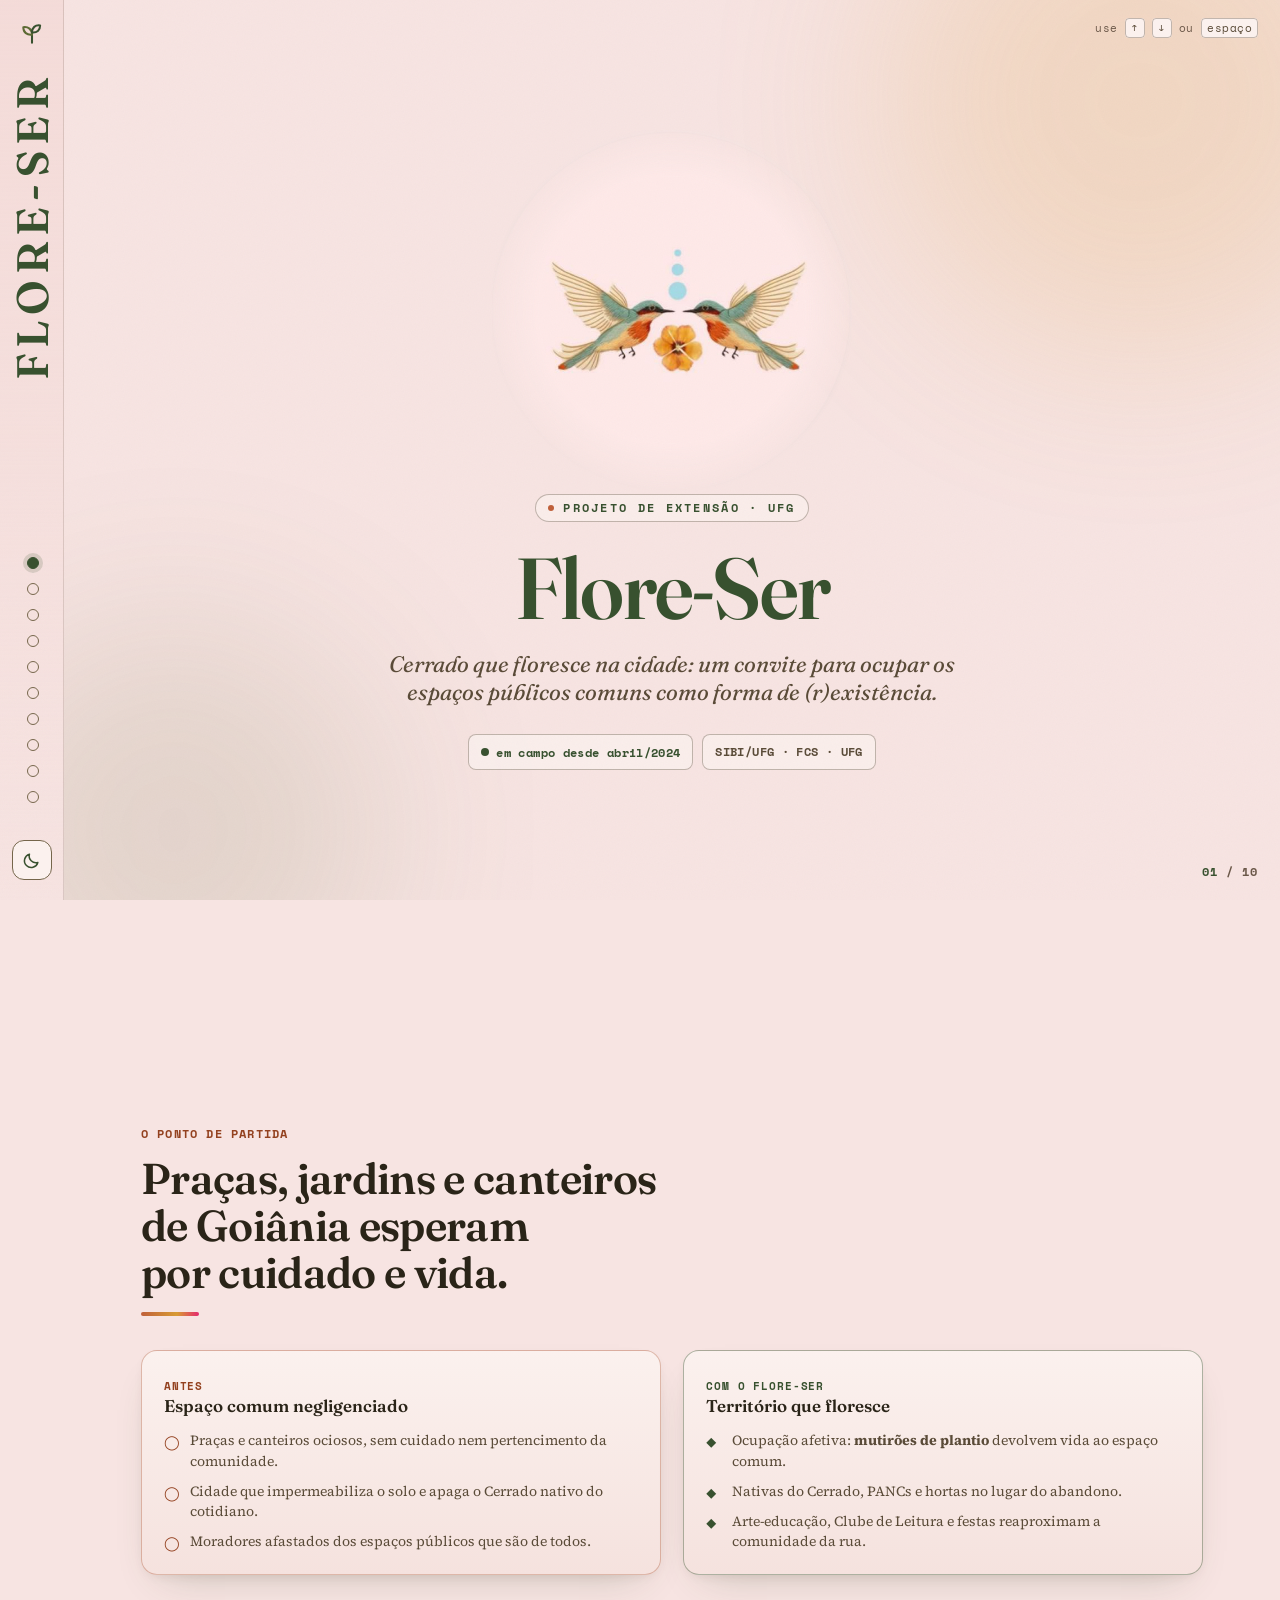
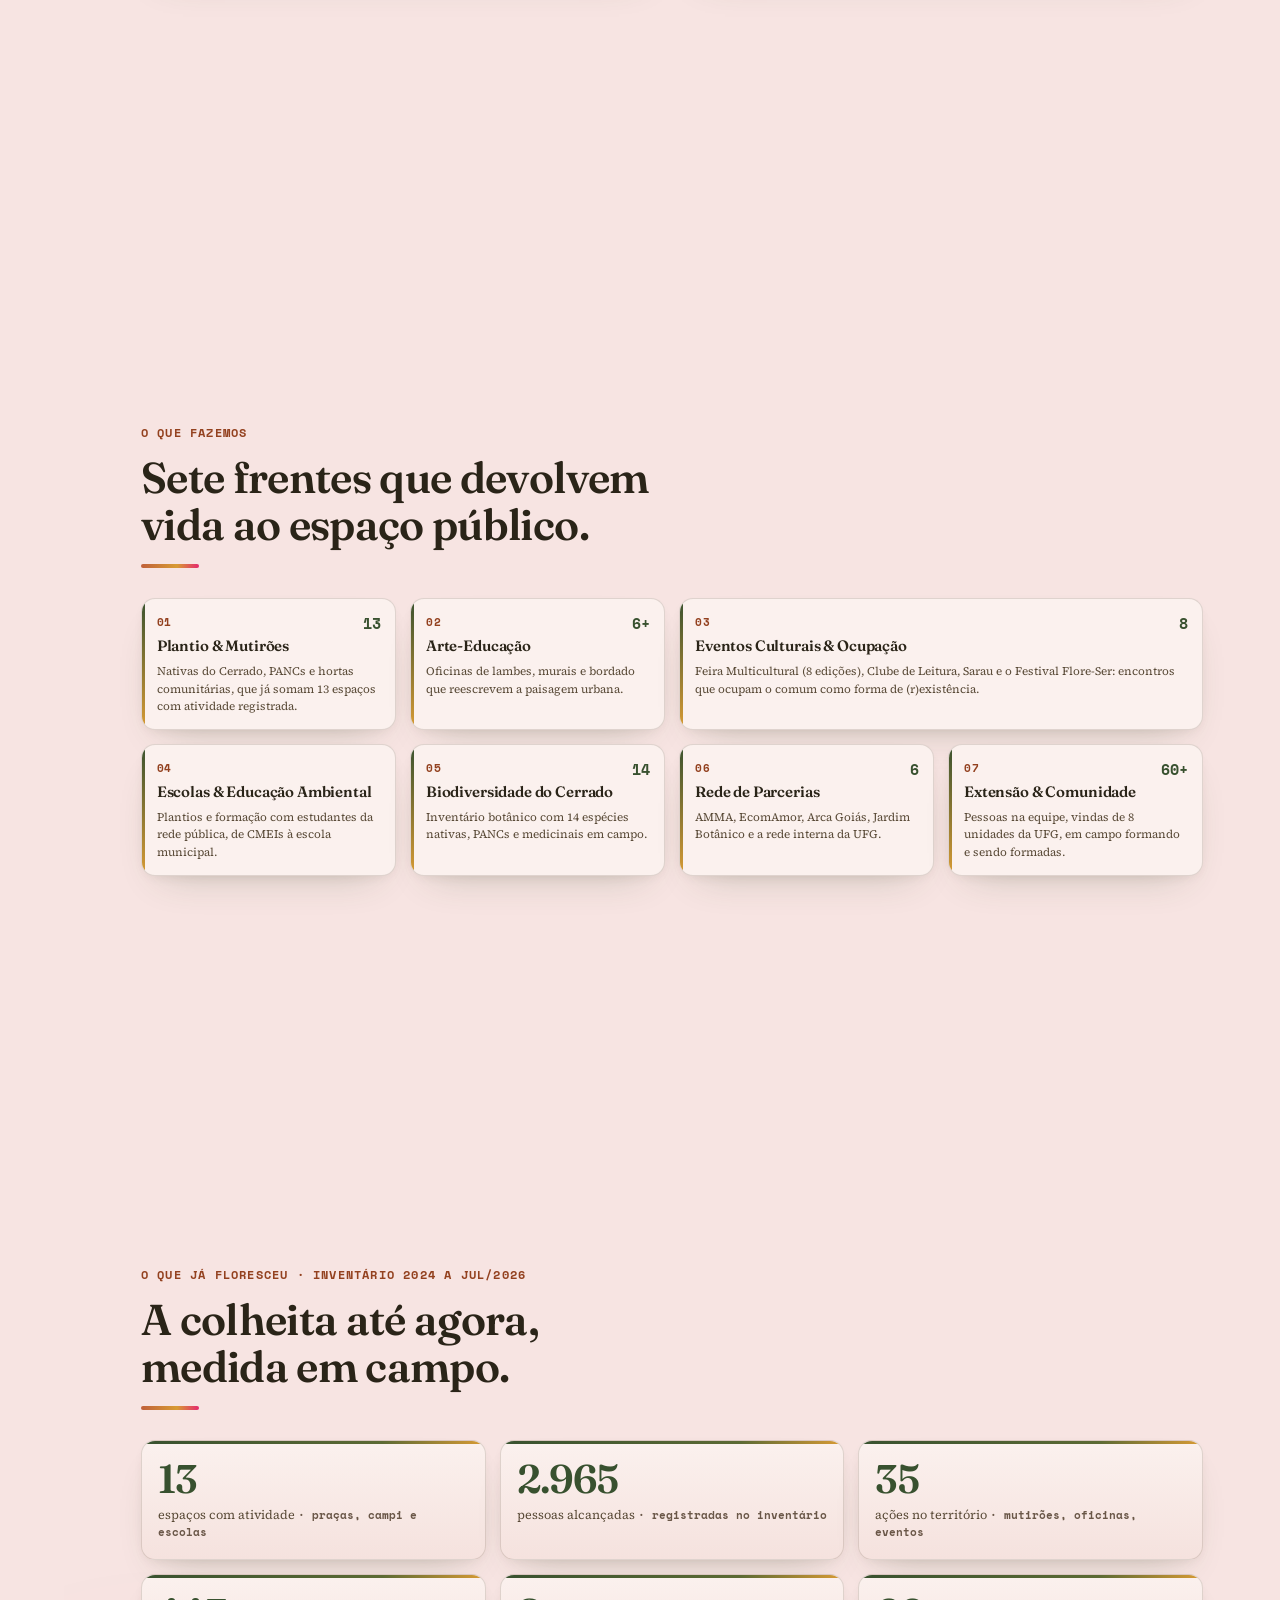
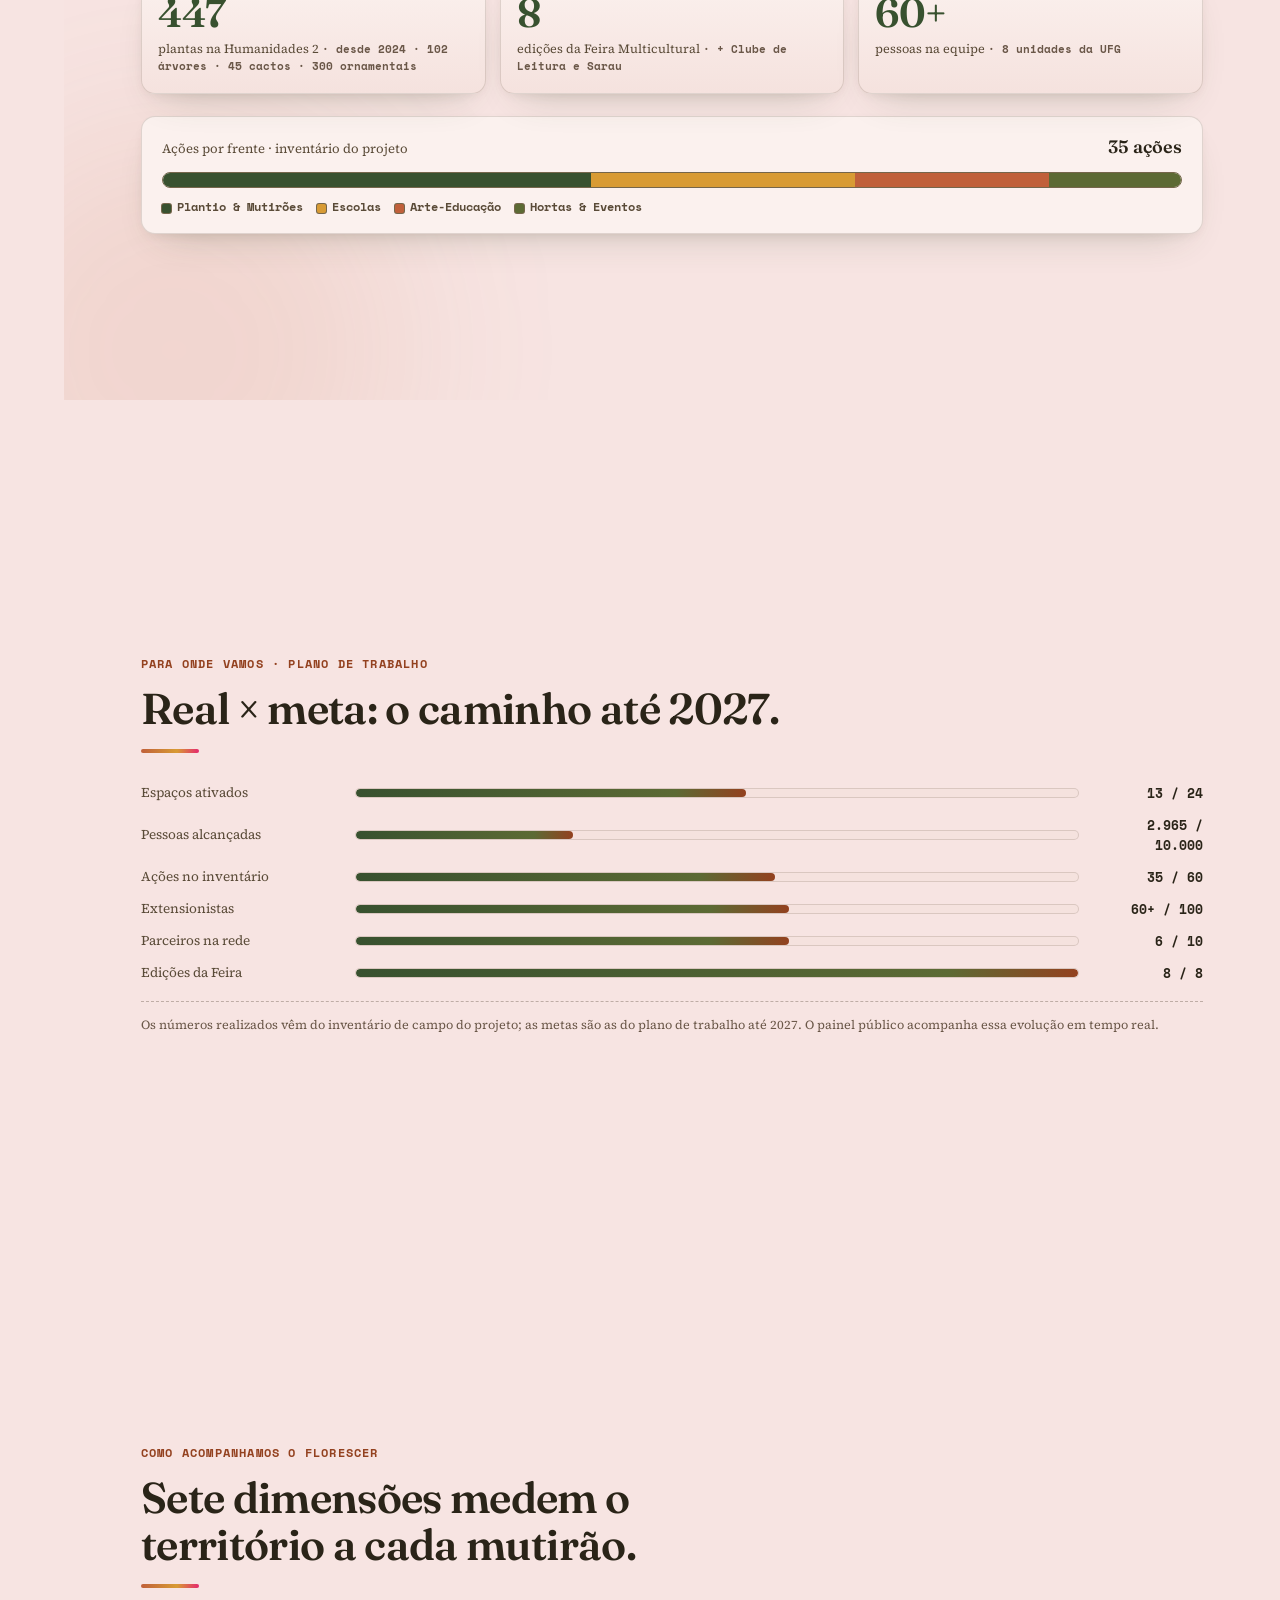
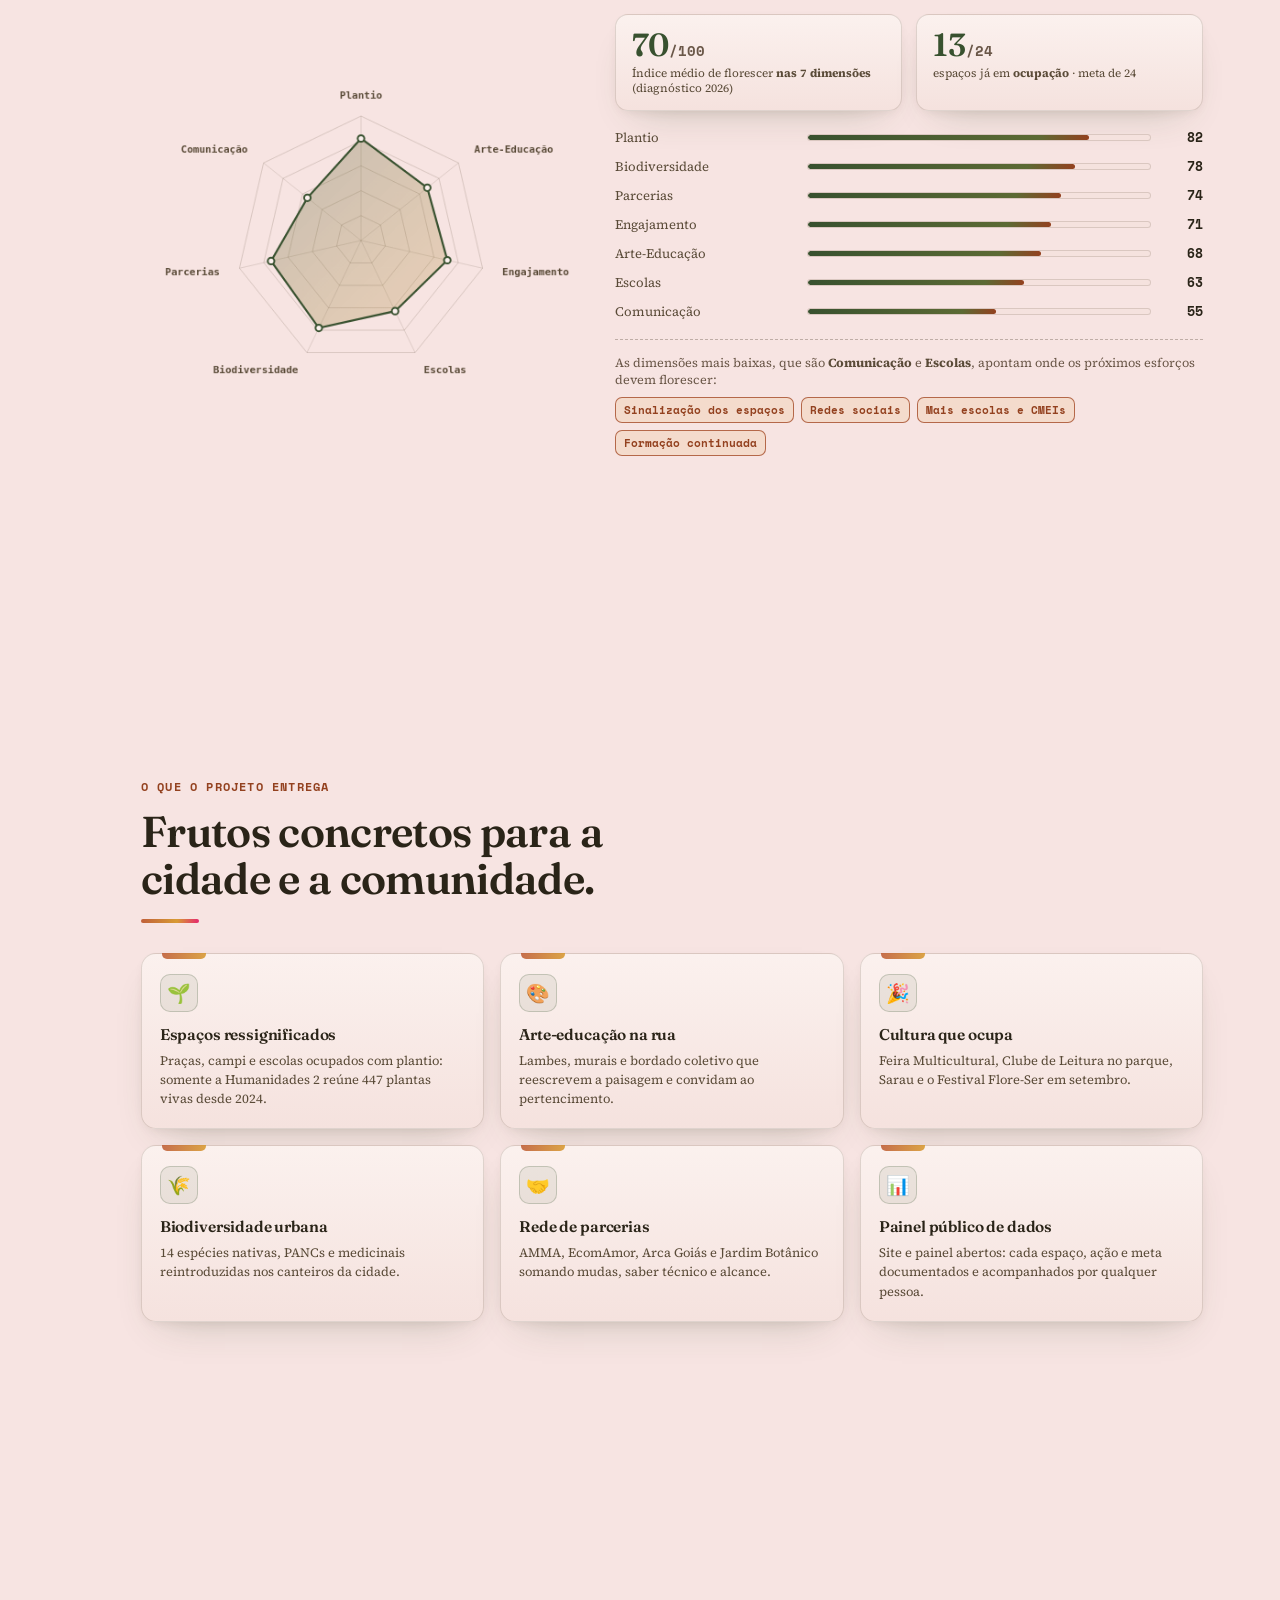
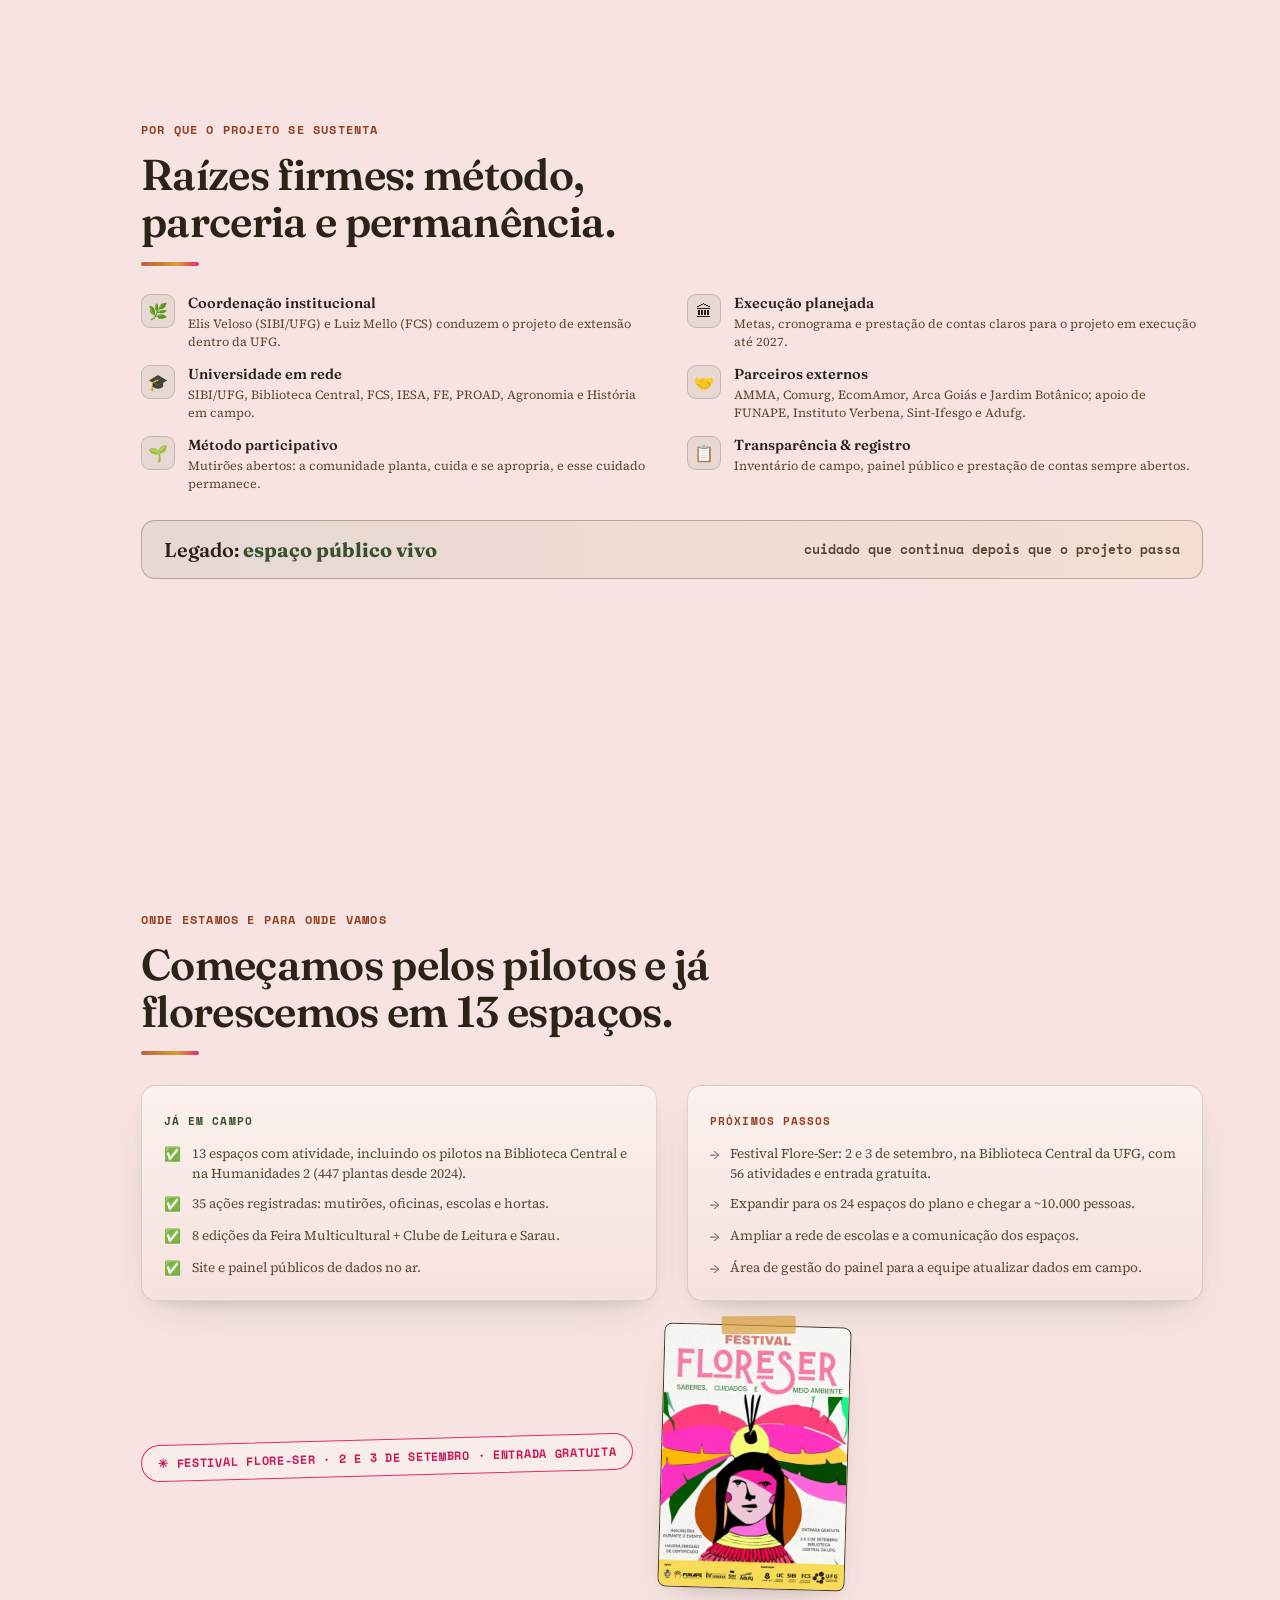
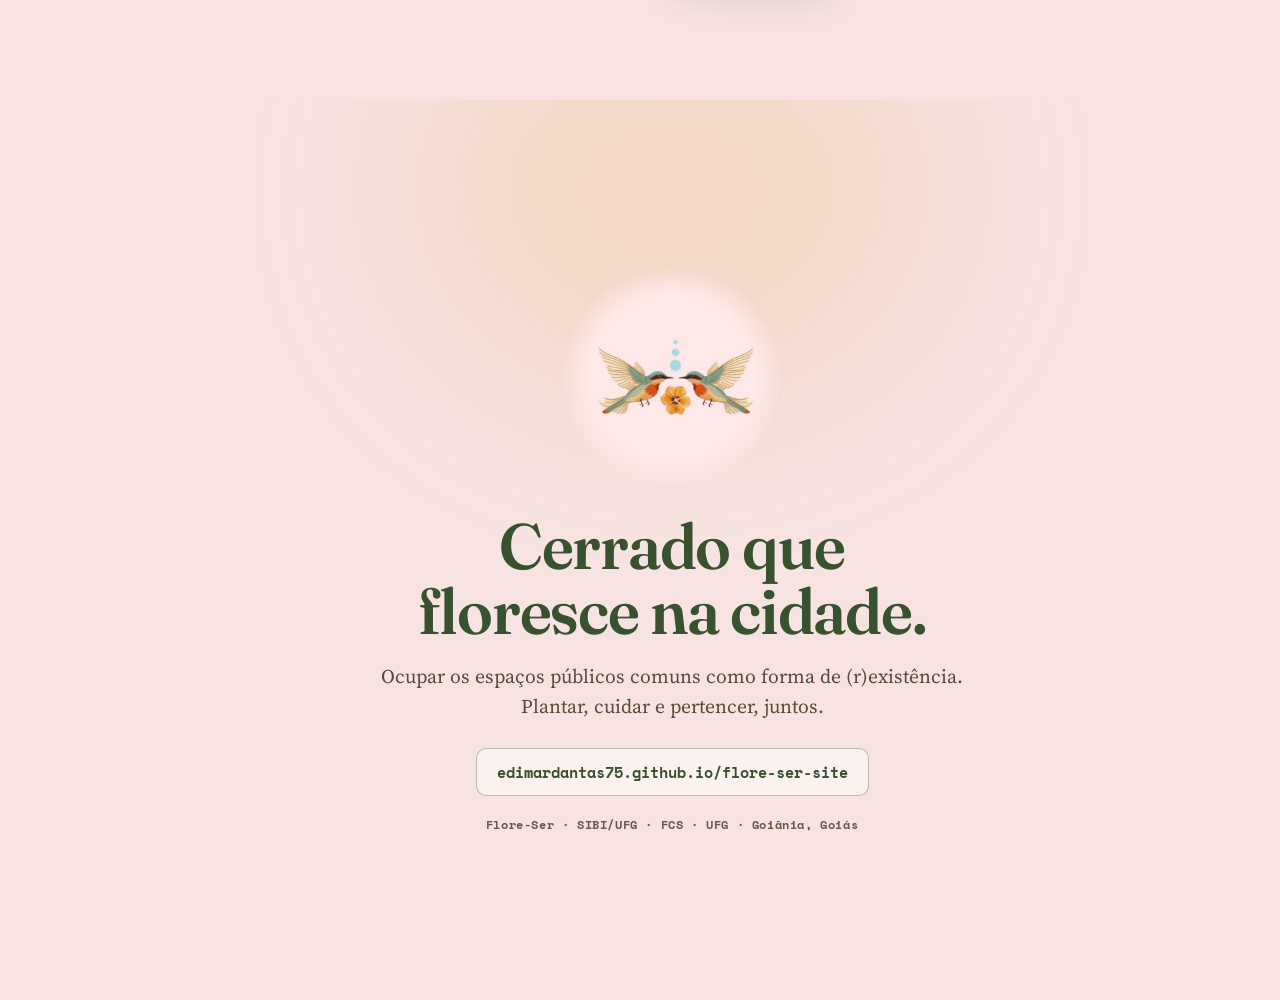
<file: apresentacao.html>
<!DOCTYPE html>
<html lang="pt-BR">
<head>
<meta charset="UTF-8">
<meta name="viewport" content="width=device-width, initial-scale=1.0">
<title>Flore-Ser · Apresentação Institucional</title>
<meta name="description" content="Apresentação institucional do Flore-Ser, o projeto de extensão da UFG que ocupa os espaços públicos de Goiânia com plantio, arte-educação e cultura.">
<link rel="icon" href="data:image/svg+xml,%3Csvg xmlns='http://www.w3.org/2000/svg' viewBox='0 0 32 32'%3E%3Ccircle cx='16' cy='16' r='16' fill='%23F7E4E2'/%3E%3Cpath d='M6 15l-3 3 4-1z' fill='%233f9b8e'/%3E%3Cpath d='M26 15l3 3-4-1z' fill='%233f9b8e'/%3E%3Ccircle cx='11' cy='17' r='4' fill='%2357b5a6'/%3E%3Ccircle cx='21' cy='17' r='4' fill='%2357b5a6'/%3E%3Ccircle cx='16' cy='18.5' r='2.4' fill='%23e79a34'/%3E%3C/svg%3E">
<script>
/* Restaura o tema salvo antes de qualquer pintura (evita a piscada).
   Contrato compartilhado com index.html e painel.html: atributo data-theme
   no <html>, chave FLORESER_TEMA, valores "claro" | "escuro".
   Sem preferencia salva nao escreve nada: ausente = claro, o padrao institucional. */
(function(){ try{ if(localStorage.getItem('FLORESER_TEMA') === 'escuro'){
  document.documentElement.setAttribute('data-theme','dark'); } }catch(e){} })();
</script>
<link rel="preconnect" href="https://fonts.googleapis.com">
<link rel="preconnect" href="https://fonts.gstatic.com" crossorigin>
<link href="https://fonts.googleapis.com/css2?family=Fraunces:ital,opsz,wght@0,9..144,400..700;1,9..144,400..600&family=Source+Serif+4:ital,opsz,wght@0,8..60,400..600;1,8..60,400..600&family=Space+Mono:wght@400;700&display=swap" rel="stylesheet">
<style>
  /* ===== Flore-Ser: Herbário Comum em versão clara, no papel rosado do emblema ===== */
  :root{
    color-scheme: light;
    --fundo:#F7E4E2;            /* rosa claro do emblema bordado */
    --fundo-2:#F3D9D6;
    --panel:#FBF1EE;
    --panel-2:#F5E2DE;
    --linha:rgba(74,56,38,.16);
    --linha-2:rgba(74,56,38,.32);
    --tinta:#2A2418;
    --tinta-2:#5A4B38;
    --tinta-3:#6A5748;         /* era #8A7060 (3.44:1). Medido: 4.78:1 no pior caso */
    --verde:#38512F;            /* verde-musgo, acento principal */
    --oliva:#5C6A34;
    --terra:#C0603A;            /* terracota */
    --terra-txt:#93411F;        /* era #A64B29 (4.01:1 sobre o glow). Medido: 4.87:1 no pior caso */
    --ocre:#D89B34;             /* realce não-textual */
    --magenta:#E5286E;          /* pulso artístico: borda e traço, uso não-textual */
    --magenta-txt:#C81B5B;      /* a mesma matiz, só a luminância, para o texto do selo (4.92:1) */
    --casca:#4A3826;
    --sombra:0 18px 40px -22px rgba(56,81,47,.30), 0 4px 14px -8px rgba(74,56,38,.22);
    --raio:14px;
    --raio-2:16px;

    /* Compostos. Não há cor nova aqui: são os pigmentos acima escritos com alfa,
       promovidos a token para que o tema escuro tenha onde pegar. */
    --realce:rgba(192,96,58,.22);        /* ::selection */
    --rail-fade:rgba(243,217,214,.8);    /* topo do rail: --fundo-2 com alfa */
    --dot-halo:rgba(56,81,47,.16);
    --vidro:rgba(251,241,238,.8);        /* --panel com alfa: metachip, selo */
    --vidro-2:rgba(251,241,238,.7);      /* --panel com alfa: eyebrow */
    --pulso:rgba(56,81,47,.4);
    --pulso-0:rgba(56,81,47,0);
    --borda-bad:rgba(166,75,41,.35);
    --borda-good:rgba(56,81,47,.4);
    --pill-bg:rgba(216,155,52,.12);
    --pill-borda:rgba(166,75,41,.80);    /* alfa medido: 3.14:1 sobre o próprio tint */
    --ic-bg:rgba(56,81,47,.08);
    --ic-borda:rgba(56,81,47,.22);
    --banner-a:rgba(56,81,47,.08);
    --banner-b:rgba(216,155,52,.08);
    --fita:rgba(216,155,52,.68);
    --glow-ocre:rgba(216,155,52,.35);
    --glow-oliva:rgba(92,106,52,.25);
    --glow-terra:rgba(192,96,58,.22);
    --glow-ocre-2:rgba(216,155,52,.3);

    /* Cromo do canvas do radar: o JS lê estes quatro por getComputedStyle. */
    --grade:rgba(74,56,38,.18);
    --grade-2:rgba(74,56,38,.14);
    --rotulo:#5A4B38;
    --ponto-miolo:#FBF1EE;
    --radar-a:rgba(56,81,47,.30);
    --radar-b:rgba(216,155,52,.22);

    /* DADO, não tema: as quatro frentes do inventário.
       Ordem e identidade fixas nos dois temas; só a luminância muda. */
    --dado-1:#38512F;   /* Plantio e Mutirões */
    --dado-2:#D89B34;   /* Escolas */
    --dado-3:#C0603A;   /* Arte-Educação */
    --dado-4:#5C6A34;   /* Hortas e Eventos */

    /* Foco, borda portadora, grão, blend do emblema. */
    --anel:#6E5A1C;                      /* 5.00:1 no pior caso claro, 4.87:1 sobre o glow */
    --anel-halo:#FBF1EE;
    --borda-portadora:#75664B;           /* 4.56:1 sobre --fundo: a única borda que pode
                                            ser o único indicador de um controle */
    --grao-blend:multiply;
    --grao-opacidade:.035;
    --emblema-blend:multiply;
    --emblema-mascara:radial-gradient(circle at 50% 50%, #000 52%, transparent 72%);

    --display:'Fraunces',Georgia,'Times New Roman',serif;
    --ff:'Source Serif 4',Georgia,serif;
    --mono:'Space Mono',ui-monospace,'Cascadia Code',monospace;
  }

  /* ===== TEMA ESCURO =====
     Decisões de design declaradas, porque cada uma contraria uma expectativa:

     (a) O escuro deste deck é VINHO/TERRA (#190F0E, matiz 8deg), e não a terra
         do painel (#171209, matiz 35deg). O claro daqui é o rosa do emblema
         bordado, não o papel do painel, e o escuro respeita essa temperatura.
         A coerência com o painel foi mantida por medição, não por impressão:
         sobre estas quatro superfícies os portadores entregam --tinta 13.85 a
         16.34, --tinta-2 8.80 a 10.37, --tinta-3 5.37 a 6.34, --verde 6.79 a
         8.01, --ocre 8.70 a 10.26. Todos acima do pior caso da tabela do painel.

     (b) --panel continua mais CLARO que --panel-2 nos dois temas. No escuro o
         cartão sobe ficando mais claro que o fundo (a sombra preta é invisível
         sobre terra profunda), com um anel luminoso de 1px dentro de --sombra.
         A luz continua vindo de cima.

     (c) O emblema bordado (assets/img/emblema-passaros.jpg) é linha física e não
         pode ser recolorido, invertido nem filtrado. No claro o mix-blend-mode:
         multiply apaga o fundo do JPG; no escuro ele enegreceria o bordado, então
         vira normal: o próprio disco rosa do arquivo passa a ser o assento. Nenhum
         pixel muda. A máscara radial, que no claro desmancha a borda em 52% a 72%,
         no escuro passa a ter corte nítido em 46%: com a borda macia sobre vinho o
         emblema virava um halo borrado de luz, e não um medalhão (visto em captura).

     (d) O cartaz do Festival é registro de peça gráfica: nada de filter, brightness
         ou blend. Mudam só a borda (--casca) e a fita (--fita), que são cromo.

     (e) --dado-1 a --dado-4 são DADO. Mudam de luminância entre os temas, nunca de
         identidade nem de ordem: série 1 continua verde, 2 ocre, 3 terracota, 4 oliva,
         para que a mesma frente seja a mesma cor num slide projetado e num PDF. */
  html[data-theme="dark"]{
    color-scheme: dark;
    --fundo:#190F0E;
    --fundo-2:#130A0A;
    --panel:#2A1B18;
    --panel-2:#211513;
    --linha:rgba(240,226,196,.14);
    --linha-2:rgba(240,226,196,.26);
    --tinta:#F3EAD8;
    --tinta-2:#CDBB98;
    --tinta-3:#A2916F;
    --verde:#7FB463;
    --oliva:#A7BE63;
    --terra:#E08B5A;
    --terra-txt:#EC9A72;
    --ocre:#E7B44F;
    --magenta:#F2749F;
    --magenta-txt:#F2749F;
    --casca:rgba(240,226,196,.40);
    --sombra:0 18px 40px -22px rgba(0,0,0,.80), 0 4px 14px -8px rgba(0,0,0,.60), 0 0 0 1px rgba(240,226,196,.07);
    --realce:rgba(167,190,99,.26);
    --rail-fade:rgba(19,10,10,.8);
    --dot-halo:rgba(127,180,99,.18);
    --vidro:rgba(42,27,24,.8);
    --vidro-2:rgba(42,27,24,.7);
    --pulso:rgba(127,180,99,.4);
    --pulso-0:rgba(127,180,99,0);
    --borda-bad:rgba(236,154,114,.45);
    --borda-good:rgba(127,180,99,.50);
    --pill-bg:rgba(231,180,79,.14);
    --pill-borda:rgba(236,154,114,.60);  /* .60 é o mínimo que fecha 3:1 sobre o tint */
    --ic-bg:rgba(127,180,99,.12);
    --ic-borda:rgba(127,180,99,.32);
    --banner-a:rgba(127,180,99,.08);
    --banner-b:rgba(231,180,79,.08);
    --fita:rgba(231,180,79,.68);
    --glow-ocre:rgba(231,180,79,.18);
    --glow-oliva:rgba(167,190,99,.14);
    --glow-terra:rgba(224,139,90,.14);
    --glow-ocre-2:rgba(231,180,79,.16);
    --grade:rgba(240,226,196,.14);
    --grade-2:rgba(240,226,196,.10);
    --rotulo:#CDBB98;
    --ponto-miolo:#2A1B18;
    --radar-a:rgba(127,180,99,.28);
    --radar-b:rgba(231,180,79,.20);
    --dado-1:#7FB463;
    --dado-2:#E7B44F;
    --dado-3:#E08B5A;
    --dado-4:#A7BE63;
    --anel:#E7B44F;                      /* 8.70:1 no pior caso escuro, 8.47:1 sobre o glow */
    --anel-halo:#190F0E;
    --borda-portadora:rgba(240,226,196,.40);  /* compõe #6F6357: 3.22:1 sobre --fundo */
    --grao-blend:soft-light;             /* multiply só escurece: sobre vinho o grão sumiria */
    --grao-opacidade:.05;
    --emblema-blend:normal;              /* ver decisão (c) */
    --emblema-mascara:radial-gradient(circle at 50% 50%, #000 46%, rgba(0,0,0,0) 48%);
  }
  *{box-sizing:border-box}
  html{scroll-snap-type:y mandatory; scroll-behavior:smooth}
  @media (prefers-reduced-motion:reduce){
    html{scroll-behavior:auto}
    *{animation-duration:.001ms!important; animation-iteration-count:1!important;
      transition-duration:.001ms!important}
    .card:hover{transform:none}
  }
  body{margin:0; background:var(--fundo); color:var(--tinta); font-family:var(--ff); -webkit-font-smoothing:antialiased}
  ::selection{background:var(--realce)}
  /* Anel de foco em duas camadas: o anel e, logo fora dele, um halo de valor oposto.
     O halo é o que faz o foco sobreviver quando cai sobre o emblema, o cartaz ou um glow,
     onde não existe superfície de token nenhuma. Medido: 5.00:1 no pior caso claro,
     8.70:1 no pior caso escuro, 4.87:1 e 8.47:1 sobre o glow. */
  :focus-visible{outline:none; box-shadow:0 0 0 2px var(--anel), 0 0 0 4px var(--anel-halo)}
  @media (forced-colors:active){ :focus-visible{outline:2px solid Highlight; outline-offset:2px} }
  /* O slide é um contêiner com tabindex -1, não um controle: um anel de tela inteira seria
     ruído numa projeção. O foco nele aparece como filete no limite esquerdo, junto ao rail. */
  .slide:focus{outline:none}
  .slide:focus-visible{outline:none; box-shadow:inset 3px 0 0 0 var(--anel)}

  /* skip-link: mesmo nome de classe e mesmo comportamento do index.html */
  .skip-link{position:absolute; left:-9999px; top:0; z-index:60; text-decoration:none;
    font:700 12px var(--mono); letter-spacing:.06em; color:var(--tinta);
    background:var(--panel); border:1px solid var(--borda-portadora);
    border-radius:10px; padding:10px 16px}
  .skip-link:focus{left:76px; top:12px}

  /* E.4 transição de cor ao trocar de tema: só propriedades de cor, nunca transition:all,
     que arrastaria os reveals. Anulada em prefers-reduced-motion pela regra acima. */
  body,.rail,.panel,.kpi,.area,.now,.idxcard,.fin,.eyebrow,.metachip,.selo,
  .govbanner,.tema,.skip-link,.end .url,.hint kbd,.meta-row .track,.score .track{
    transition:background-color .18s ease, color .18s ease, border-color .18s ease}

  /* grão de papel (identidade) */
  body::before{content:""; position:fixed; inset:0; z-index:5; pointer-events:none;
    background-image:url("data:image/svg+xml,%3Csvg xmlns='http://www.w3.org/2000/svg' width='140' height='140'%3E%3Cfilter id='n'%3E%3CfeTurbulence type='fractalNoise' baseFrequency='0.85' numOctaves='2' stitchTiles='stitch'/%3E%3C/filter%3E%3Crect width='100%25' height='100%25' filter='url(%23n)'/%3E%3C/svg%3E");
    opacity:var(--grao-opacidade); mix-blend-mode:var(--grao-blend)}

  /* ---- rail de marca + progresso ---- */
  .rail{position:fixed; top:0; left:0; height:100vh; height:100svh; width:64px; z-index:30;
    display:flex; flex-direction:column; align-items:center; gap:18px; padding:20px 0;
    border-right:1px solid var(--linha); background:linear-gradient(180deg,var(--rail-fade),transparent)}
  .rail .glyph{width:26px; height:26px}
  .rail .vword{writing-mode:vertical-rl; transform:rotate(180deg); font:600 clamp(28px,5vh,44px)/1 var(--display); letter-spacing:.14em; color:var(--verde); text-transform:uppercase; margin-top:8px}
  .dots{margin-top:auto; display:flex; flex-direction:column; gap:2px}
  /* O desenho continua sendo um ponto de 10px, mas o alvo de toque passa a ter 24px.
     A borda do ponto inativo era --linha-2 (1.76:1) e era o único indicador dele:
     virou --borda-portadora, a única borda do sistema que fecha 3:1. */
  .dots button{width:24px; height:24px; padding:7px; border:0; background:transparent;
    cursor:pointer; display:block; border-radius:50%; -webkit-appearance:none; appearance:none}
  .dots button::before{content:""; display:block; width:10px; height:10px; border-radius:50%;
    border:1.5px solid var(--borda-portadora); background:transparent;
    transition:background-color .2s ease, border-color .2s ease, box-shadow .2s ease}
  .dots button:hover::before{border-color:var(--verde)}
  .dots button[aria-current="true"]::before{background:var(--verde); border-color:var(--verde);
    box-shadow:0 0 0 4px var(--dot-halo)}

  /* D.4 alternador de tema: canto inferior esquerdo, dentro do rail, longe do centro
     da projeção e do contador. z-index herdado do rail (30), acima do grão (5). */
  .tema{margin-top:14px; flex:0 0 auto; width:40px; height:40px; padding:0;
    display:grid; place-items:center; border-radius:12px; cursor:pointer;
    border:1px solid var(--borda-portadora); background:var(--panel); color:var(--verde)}
  .tema:hover{border-color:var(--verde); color:var(--terra-txt)}
  .tema svg{width:19px; height:19px; display:block; transition:opacity .2s ease}
  .tema .sol{display:none}
  html[data-theme="dark"] .tema .sol{display:block}
  html[data-theme="dark"] .tema .lua{display:none}

  .counter{position:fixed; right:22px; bottom:20px; z-index:30; font:700 12px var(--mono); color:var(--tinta-3); letter-spacing:.08em; font-variant-numeric:tabular-nums}
  .counter b{color:var(--verde)}
  .hint{position:fixed; right:22px; top:20px; z-index:30; font:500 11px var(--mono); color:var(--tinta-3); letter-spacing:.04em}
  .hint kbd{font:inherit; color:var(--tinta-2); border:1px solid var(--linha-2); border-radius:4px; padding:1px 5px; background:var(--panel)}

  /* ---- slides ---- */
  .deck{margin-left:64px}
  .slide{min-height:100vh; min-height:100svh; scroll-snap-align:start; position:relative;
    display:flex; align-items:center; padding:64px clamp(28px,6vw,110px); overflow:hidden}
  .inner{width:100%; max-width:1120px; margin:0 auto; position:relative; z-index:2}
  /* Item de grid tem min-width:auto por padrão: sem isto a trilha 1fr não encolhe e o
     conteúdo era cortado por .slide{overflow:hidden} em telas estreitas (visto em 390px). */
  .cols>*,.areas>*,.kpis>*,.cards>*,.govlist>*,.steps>*,.matgrid>*,.idx>*,
  .meta-row,.meta-row>*,.score,.score>*,.fin,.finleg>*{min-width:0}

  .eyebrow{display:inline-flex; align-items:center; gap:9px; font:700 11.5px/1 var(--mono);
    letter-spacing:.2em; text-transform:uppercase; color:var(--verde);
    padding:7px 12px; border:1.4px solid var(--linha-2); border-radius:999px; background:var(--vidro-2)}
  .eyebrow .d{width:6px; height:6px; border-radius:50%; background:var(--terra)}
  h1{font-family:var(--display); font-size:clamp(2.2rem,5.6vw,4.4rem); font-weight:600; letter-spacing:-.02em; line-height:1.02; margin:22px 0 0; text-wrap:balance; color:var(--verde)}
  h2{font-family:var(--display); font-size:clamp(1.7rem,3.8vw,2.7rem); font-weight:600; letter-spacing:-.015em; line-height:1.08; margin:14px 0 0; text-wrap:balance; max-width:24ch; color:var(--tinta)}
  h2::after{content:""; display:block; width:58px; height:4px; border-radius:99px; margin-top:16px;
    background:linear-gradient(90deg,var(--terra),var(--ocre) 62%,var(--magenta))}
  .lede{font-size:clamp(1.02rem,1.7vw,1.22rem); color:var(--tinta-2); max-width:62ch; line-height:1.55; margin:18px 0 0}
  .kick{margin:0; color:var(--terra-txt); font:700 12px var(--mono); letter-spacing:.1em; text-transform:uppercase}

  /* reveal */
  .slide .rv{opacity:0; transform:translateY(16px); transition:opacity .6s ease, transform .6s cubic-bezier(.2,.7,.2,1)}
  .slide.in .rv{opacity:1; transform:none}
  .slide.in .rv:nth-child(2){transition-delay:.06s}
  .slide.in .rv:nth-child(3){transition-delay:.12s}
  .slide.in .rv:nth-child(4){transition-delay:.18s}
  @media (prefers-reduced-motion:reduce){ .slide .rv{opacity:1; transform:none} }

  /* washes de aquarela (decorativos) */
  .glow{position:absolute; border-radius:50%; filter:blur(90px); opacity:.5; z-index:0; pointer-events:none}

  /* ---- capa ---- */
  .cover{text-align:center; justify-content:center}
  .cover .inner{max-width:900px; display:flex; flex-direction:column; align-items:center}
  .emblema{display:block; width:min(360px,58vw); height:auto; margin-bottom:4px;
    mix-blend-mode:var(--emblema-blend); filter:saturate(1.05);
    -webkit-mask-image:var(--emblema-mascara);
            mask-image:var(--emblema-mascara)}
  .cover h1{font-size:clamp(2.6rem,8vw,5.4rem)}
  .cover .sub{font-family:var(--display); font-style:italic; font-size:clamp(1.05rem,2.2vw,1.4rem); color:var(--tinta-2); margin:18px 0 0; max-width:46ch}
  .cover .meta{display:flex; flex-wrap:wrap; gap:9px; justify-content:center; margin-top:28px}
  .metachip{font:700 12px var(--mono); letter-spacing:.03em; color:var(--tinta-2); border:1.4px solid var(--linha-2); border-radius:8px; padding:8px 12px; background:var(--vidro)}
  .metachip b{color:var(--verde)}
  .live{display:inline-flex; align-items:center; gap:7px; color:var(--verde); font-weight:700}
  .live::before{content:""; width:8px; height:8px; border-radius:50%; background:var(--verde); box-shadow:0 0 0 0 var(--pulso); animation:pulse 2.2s infinite}
  @keyframes pulse{0%{box-shadow:0 0 0 0 var(--pulso)}70%{box-shadow:0 0 0 10px var(--pulso-0)}100%{box-shadow:0 0 0 0 var(--pulso-0)}}

  /* ---- grids ---- */
  .cols{display:grid; grid-template-columns:1fr 1fr; gap:22px; margin-top:34px}
  .panel{border:1px solid var(--linha); border-radius:16px; padding:22px; background:linear-gradient(180deg,var(--panel),var(--panel-2)); box-shadow:var(--sombra)}
  .panel h3{margin:0 0 4px; font-family:var(--display); font-size:17px; font-weight:600}
  .panel .tag{font:700 11px var(--mono); letter-spacing:.08em; text-transform:uppercase}
  .panel.bad{border-color:var(--borda-bad)} .panel.bad .tag{color:var(--terra-txt)}
  .panel.good{border-color:var(--borda-good)} .panel.good .tag{color:var(--verde)}
  .panel ul{margin:14px 0 0; padding:0; list-style:none; display:flex; flex-direction:column; gap:10px}
  .panel li{display:flex; gap:10px; align-items:flex-start; color:var(--tinta-2); font-size:14px; line-height:1.45}
  .panel li i{flex:0 0 auto; width:16px; height:16px; margin-top:2px; color:var(--verde); font-style:normal}
  .panel li .t{flex:1; min-width:0; text-align:left}
  .panel.bad li i{color:var(--terra-txt)}

  /* frentes */
  .areas{display:grid; grid-template-columns:repeat(4,1fr); gap:14px; margin-top:30px}
  .area{border:1px solid var(--linha); border-radius:14px; padding:15px 15px 14px; background:var(--panel); position:relative; overflow:hidden; box-shadow:var(--sombra)}
  .area::before{content:""; position:absolute; left:0; top:0; bottom:0; width:3px; background:linear-gradient(180deg,var(--verde),var(--ocre))}
  .area .n{font:700 11px var(--mono); color:var(--terra-txt); letter-spacing:.06em}
  .area h4{margin:6px 0 8px; font-family:var(--display); font-size:15px; font-weight:600; letter-spacing:-.01em}
  .area p{margin:0; font-size:11.5px; color:var(--tinta-2); line-height:1.5; overflow-wrap:anywhere}
  .area .cnt{position:absolute; top:13px; right:14px; font:700 15px var(--mono); color:var(--verde); font-variant-numeric:tabular-nums}
  .area.wide{grid-column:span 2}

  /* KPI tiles */
  .kpis{display:grid; grid-template-columns:repeat(3,1fr); gap:14px; margin-top:30px}
  .kpi{border:1px solid var(--linha); border-radius:14px; padding:18px 16px; background:linear-gradient(180deg,var(--panel),var(--panel-2)); position:relative; overflow:hidden; box-shadow:var(--sombra)}
  .kpi::before{content:""; position:absolute; left:0; top:0; right:0; height:3px; background:linear-gradient(90deg,var(--verde),var(--oliva) 70%,var(--ocre))}
  .kpi .v{font-family:var(--display); font-weight:600; font-size:clamp(1.7rem,3.2vw,2.5rem); line-height:1; letter-spacing:-.02em; font-variant-numeric:tabular-nums; color:var(--verde)}
  .kpi .l{margin-top:8px; font-size:12.5px; color:var(--tinta-2); line-height:1.35}
  .kpi .s{font:600 11px var(--mono); color:var(--tinta-3); overflow-wrap:anywhere}

  /* barra de frentes */
  .fin{margin-top:22px; border:1px solid var(--linha); border-radius:14px; padding:18px 20px; background:var(--panel); box-shadow:var(--sombra)}
  .fin .ttl{display:flex; justify-content:space-between; align-items:baseline; gap:12px; font-size:13px; color:var(--tinta-2)}
  .fin .ttl b{font-family:var(--display); font-weight:600; font-size:18px; color:var(--tinta); font-variant-numeric:tabular-nums; white-space:nowrap}
  .finbar{height:16px; border-radius:8px; overflow:hidden; display:flex; margin:14px 0 10px; border:1px solid var(--borda-portadora)}
  .finbar span{height:100%}
  .finleg{display:flex; flex-wrap:wrap; gap:14px; font:600 11.5px var(--mono); color:var(--tinta-2)}
  /* O contorno dá 3:1 ao quadradinho sem tocar na cor da série, que é dado e é normativa:
     a série 2 (ocre #D89B34) entrega só 2.19:1 sobre --panel no claro e não pode ser
     clareada nem escurecida. O rótulo textual ao lado continua sendo o portador do estado. */
  .finleg i{display:inline-block; width:9px; height:9px; border-radius:2px; margin-right:6px;
    vertical-align:middle; box-shadow:0 0 0 1px var(--borda-portadora)}

  /* progresso real × meta */
  .metas{display:flex; flex-direction:column; gap:12px; margin-top:30px}
  .meta-row{display:grid; grid-template-columns:200px 1fr 110px; gap:14px; align-items:center; font-size:13.5px}
  .meta-row .nm{color:var(--tinta-2)}
  .meta-row .track{height:10px; border-radius:6px; background:var(--panel-2); border:1px solid var(--linha); overflow:hidden}
  .meta-row .fill{display:block; height:100%; border-radius:6px; background:linear-gradient(90deg,var(--verde),var(--oliva) 82%,var(--terra-txt))}
  .meta-row .n{font:700 13px var(--mono); color:var(--tinta); text-align:right; font-variant-numeric:tabular-nums}
  .metanote{margin-top:18px; font-size:12.5px; color:var(--tinta-3); border-top:1px dashed var(--linha-2); padding-top:14px}

  /* maturidade */
  .matgrid{display:grid; grid-template-columns:minmax(300px,440px) 1fr; gap:34px; align-items:center; margin-top:26px}
  .radarwrap canvas{width:100%; height:auto; display:block}
  .idx{display:flex; flex-wrap:wrap; gap:14px; margin-bottom:16px}
  .idxcard{flex:1; border:1px solid var(--linha); border-radius:13px; padding:14px 16px; background:linear-gradient(180deg,var(--panel),var(--panel-2)); box-shadow:var(--sombra)}
  .idxcard .v{font-family:var(--display); font-weight:600; font-size:32px; line-height:1; font-variant-numeric:tabular-nums; color:var(--verde)}
  .idxcard .v small{font:700 14px var(--mono); color:var(--tinta-3)}
  .idxcard .l{font-size:11.5px; color:var(--tinta-2); margin-top:5px; line-height:1.3}
  .scorelist{display:flex; flex-direction:column; gap:9px}
  .score{display:grid; grid-template-columns:180px 1fr 40px; gap:12px; align-items:center; font-size:13px}
  .score .nm{color:var(--tinta-2)}
  .score .track{height:7px; border-radius:5px; background:var(--panel-2); border:1px solid var(--linha); overflow:hidden}
  .score .fill{display:block; height:100%; border-radius:5px; background:linear-gradient(90deg,var(--verde),var(--oliva) 82%,var(--terra-txt))}
  .score .n{font:700 13px var(--mono); color:var(--tinta); text-align:right; font-variant-numeric:tabular-nums}
  .amp{margin-top:18px; font-size:12.5px; color:var(--tinta-3); border-top:1px dashed var(--linha-2); padding-top:14px}
  .amp b{color:var(--tinta-2)}
  .amp .pills{display:flex; flex-wrap:wrap; gap:7px; margin-top:9px}
  .amp .pills span{font:700 11px var(--mono); color:var(--terra-txt); border:1px solid var(--pill-borda); background:var(--pill-bg); border-radius:7px; padding:4px 8px}

  /* cards de entrega */
  .cards{display:grid; grid-template-columns:repeat(3,1fr); gap:16px; margin-top:30px}
  .card{border:1px solid var(--linha); border-radius:15px; padding:20px 18px; background:linear-gradient(180deg,var(--panel),var(--panel-2)); box-shadow:var(--sombra); position:relative;
    transition:transform .2s ease, border-color .2s ease, box-shadow .2s ease, background-color .18s ease}
  .card::before{content:""; position:absolute; top:-1px; left:20px; width:44px; height:6px; border-radius:0 0 5px 5px; background:linear-gradient(90deg,var(--terra),var(--ocre)); opacity:.9}
  .card:hover{border-color:var(--borda-portadora); transform:translateY(-3px)}
  .card .ic{width:38px; height:38px; border-radius:10px; display:grid; place-items:center; font-size:19px; margin-bottom:13px;
    background:var(--ic-bg); border:1px solid var(--ic-borda)}
  .card h4{margin:0 0 7px; font-family:var(--display); font-size:15.5px; font-weight:600; letter-spacing:-.01em}
  .card p{margin:0; font-size:12.8px; color:var(--tinta-2); line-height:1.5}

  /* lista de governança */
  .govlist{display:grid; grid-template-columns:1fr 1fr; gap:14px 30px; margin-top:28px}
  .gov{display:flex; gap:13px; align-items:flex-start}
  .gov .ic{flex:0 0 auto; width:34px; height:34px; border-radius:9px; display:grid; place-items:center; font-size:16px;
    background:var(--ic-bg); border:1px solid var(--ic-borda)}
  .gov h4{margin:0 0 3px; font-family:var(--display); font-size:14.5px; font-weight:600}
  .gov p{margin:0; font-size:12.5px; color:var(--tinta-2); line-height:1.45}
  .govbanner{margin-top:26px; display:flex; flex-wrap:wrap; gap:12px; align-items:center; justify-content:space-between;
    border:1px solid var(--linha-2); border-radius:14px; padding:16px 22px; background:linear-gradient(90deg,var(--banner-a),var(--banner-b))}
  .govbanner .big{font-family:var(--display); font-weight:600; font-size:20px; color:var(--tinta)}
  .govbanner .big b{color:var(--verde)}

  /* estado + próximos */
  .steps{display:grid; grid-template-columns:1fr 1fr; gap:30px; margin-top:30px}
  .now{border:1px solid var(--linha); border-radius:15px; padding:22px; background:linear-gradient(180deg,var(--panel),var(--panel-2)); box-shadow:var(--sombra)}
  .now .tag{font:700 11px var(--mono); letter-spacing:.1em; text-transform:uppercase; color:var(--verde)}
  .next .tag{color:var(--terra-txt)}
  .now ul{margin:14px 0 0; padding:0; list-style:none; display:flex; flex-direction:column; gap:11px}
  .now li{display:flex; gap:11px; font-size:13.5px; color:var(--tinta-2); line-height:1.45}
  .now li i{flex:0 0 auto; margin-top:1px; font-style:normal}

  /* selo + arte do festival */
  .festa{display:flex; align-items:center; gap:28px; margin-top:24px}
  .selo{display:inline-flex; align-items:center; gap:8px; font:700 12px var(--mono); letter-spacing:.06em; text-transform:uppercase;
    color:var(--magenta-txt); border:1.6px solid var(--magenta); border-radius:999px; padding:9px 16px; transform:rotate(-1.5deg); background:var(--vidro)}
  .festa-arte{position:relative; flex:0 0 auto; transform:rotate(1.6deg)}
  .festa-arte img{display:block; height:min(30vh,264px); width:auto; border-radius:8px; border:1.4px solid var(--casca); box-shadow:var(--sombra)}
  .festa-arte::before{content:""; position:absolute; top:-9px; left:50%; transform:translateX(-50%) rotate(-2deg); width:74px; height:18px;
    background:var(--fita); border-radius:2px; z-index:2}

  /* fechamento */
  .end{text-align:center; justify-content:center}
  .end .inner{max-width:820px; display:flex; flex-direction:column; align-items:center}
  .end .end-h{font-family:var(--display); font-weight:600; color:var(--verde); max-width:none;
    font-size:clamp(2.2rem,6vw,4rem); letter-spacing:-.02em; line-height:1.02; margin:22px 0 0}
  .end .end-h::after{display:none}
  .end .url{margin-top:26px; font:700 15px var(--mono); color:var(--verde); border:1.4px solid var(--linha-2); border-radius:10px; padding:12px 20px; background:var(--panel)}
  .end .foot{margin-top:20px; color:var(--tinta-3); font:700 12px var(--mono); letter-spacing:.05em}

  @media (max-width:860px){
    .cols,.matgrid,.steps,.govlist{grid-template-columns:1fr}
    .areas,.kpis,.cards{grid-template-columns:1fr 1fr}
    .area.wide{grid-column:span 1}
    .score{grid-template-columns:130px 1fr 36px}
    .meta-row{grid-template-columns:120px 1fr 96px}
    .hint{display:none}
    .rail{width:46px} .deck{margin-left:46px}
    .rail .vword{font-size:clamp(18px,3.4vh,28px)}
    .festa{flex-direction:column; align-items:flex-start}
    .skip-link:focus{left:56px}
    .tema{width:34px; height:34px; border-radius:10px}
    .tema svg{width:16px; height:16px}
  }

  /* Em tela estreita ou baixa o conteúdo de um slide passa da altura da janela, e
     .slide{overflow:hidden} o CORTAVA de vez (visto em captura a 390x844: o slide 4
     perdia dois KPIs e a barra de frentes). Aqui a altura volta a poder crescer, o
     recorte fica só no eixo horizontal (que é o que contém os washes) e o snap
     afrouxa para proximity, senão o rodapé do slide fica inalcançável. */
  @media (max-width:860px), (max-height:760px){
    html{scroll-snap-type:y proximity}
    .slide{overflow-x:clip; overflow-y:visible}
    .counter{background:var(--vidro); border:1px solid var(--linha);
      border-radius:8px; padding:5px 9px; right:12px; bottom:12px}
  }

  /* telefone: nada é escondido, tudo é reorganizado em uma coluna */
  @media (max-width:560px){
    .slide{padding:44px 20px}
    .areas,.kpis,.cards{grid-template-columns:1fr}
    .meta-row,.score{grid-template-columns:1fr auto; gap:4px 10px}
    .meta-row .nm,.score .nm{grid-column:1 / -1}
    .idx{flex-direction:column}
    .festa-arte{width:100%; transform:none}
    .festa-arte img{height:auto; max-height:44vh; width:100%; object-fit:contain}
    .cover .meta{gap:7px}
    .govbanner{padding:14px 16px}
    .matgrid{gap:22px}
  }

  /* projetor e notebook baixo: com snap mandatory o rodapé de um slide alto fica
     inalcançável, então o snap afrouxa para proximity e as caixas encolhem */
  @media (max-height:760px){
    html{scroll-snap-type:y proximity}
    .slide{padding-block:36px}
    .kpis{gap:10px}
    .kpi{padding:12px 14px}
    .cards{gap:12px}
    .dots{gap:0}
    .rail .vword{font-size:clamp(16px,3.2vh,26px)}
  }

  /* um deck institucional vira PDF: o tema claro é o de impressão, sempre */
  @media print{
    html{scroll-snap-type:none; scroll-behavior:auto}
    html[data-theme="dark"]{
      --fundo:#F7E4E2; --fundo-2:#F3D9D6; --panel:#FBF1EE; --panel-2:#F5E2DE;
      --linha:rgba(74,56,38,.16); --linha-2:rgba(74,56,38,.32);
      --tinta:#2A2418; --tinta-2:#5A4B38; --tinta-3:#6A5748;
      --verde:#38512F; --oliva:#5C6A34; --terra:#C0603A; --terra-txt:#93411F;
      --ocre:#D89B34; --magenta:#E5286E; --magenta-txt:#C81B5B; --casca:#4A3826;
      --dado-1:#38512F; --dado-2:#D89B34; --dado-3:#C0603A; --dado-4:#5C6A34;
      --vidro:rgba(251,241,238,.8); --vidro-2:rgba(251,241,238,.7);
      --ic-bg:rgba(56,81,47,.08); --ic-borda:rgba(56,81,47,.22);
      --pill-bg:rgba(216,155,52,.12); --pill-borda:rgba(166,75,41,.80);
      --banner-a:rgba(56,81,47,.08); --banner-b:rgba(216,155,52,.08);
      --fita:rgba(216,155,52,.68); --borda-bad:rgba(166,75,41,.35);
      --borda-good:rgba(56,81,47,.4); --borda-portadora:#75664B;
      --emblema-blend:multiply; --sombra:none;
    }
    .rail,.hint,.counter,.glow,.skip-link,.tema{display:none!important}
    body::before{display:none}
    .deck{margin-left:0}
    .slide{min-height:auto; page-break-after:always; break-after:page; padding:24px}
    .panel,.card,.kpi,.area,.now,.idxcard,.fin{box-shadow:none}
    .slide .rv{opacity:1; transform:none}
  }
</style>
</head>
<body>

<a class="skip-link" href="#deck">Pular para o conteúdo</a>

<!-- ===== RAIL ===== -->
<aside class="rail">
  <svg class="glyph" viewBox="0 0 24 24" fill="none" stroke-linecap="round" stroke-linejoin="round" aria-hidden="true" focusable="false"><path d="M12 21V10" stroke="var(--verde)" stroke-width="1.9"/><path d="M12 13.5C12 8.5 8.5 6 4 6.6c0 5 3.5 7.5 8 6.9" stroke="var(--oliva)" stroke-width="1.9"/><path d="M12 11.5C12 7 15 4.4 19.5 5c0 4.5-3 7-7.5 6.5" stroke="var(--verde)" stroke-width="1.9"/></svg>
  <span class="vword" aria-hidden="true">flore-ser</span>
  <nav class="dots" id="dots" aria-label="Navegação entre slides"></nav>
  <button class="tema" id="btema" type="button" aria-pressed="false" aria-label="Ativar tema escuro" title="Ativar tema escuro"><svg class="lua" viewBox="0 0 24 24" fill="none" stroke="currentColor" stroke-width="1.9" stroke-linecap="round" stroke-linejoin="round" aria-hidden="true" focusable="false"><path d="M20 14.6A8.6 8.6 0 0 1 9.4 4 8.6 8.6 0 1 0 20 14.6z"/></svg><svg class="sol" viewBox="0 0 24 24" fill="none" stroke="currentColor" stroke-width="1.9" stroke-linecap="round" stroke-linejoin="round" aria-hidden="true" focusable="false"><circle cx="12" cy="12" r="4.2"/><path d="M12 2.6v2.2M12 19.2v2.2M4.2 12H2M22 12h-2.2M6.3 6.3 4.8 4.8M19.2 19.2l-1.5-1.5M17.7 6.3l1.5-1.5M4.8 19.2l1.5-1.5"/></svg></button>
</aside>
<div class="hint" aria-hidden="true">use <kbd>↑</kbd> <kbd>↓</kbd> ou <kbd>espaço</kbd></div>
<div class="counter" aria-hidden="true"><b id="cnum">01</b> / <span id="ctot">10</span></div>

<main class="deck" id="deck" tabindex="-1">

  <!-- 1 · CAPA -->
  <section class="slide cover" id="s1" role="group" aria-roledescription="slide" aria-label="Slide 1 de 10: capa">
    <div class="glow" style="width:520px;height:520px;background:var(--glow-ocre);top:-160px;right:-120px"></div>
    <div class="glow" style="width:420px;height:420px;background:var(--glow-oliva);bottom:-140px;left:-100px"></div>
    <div class="inner">
      <img class="emblema rv" src="_v1-divulgacao/assets/img/emblema-passaros.jpg" alt="Emblema do Flore-Ser: dois pássaros bordados em torno de uma flor" onerror="this.style.display='none'">
      <span class="eyebrow rv"><span class="d"></span>Projeto de Extensão · UFG</span>
      <h1 class="rv">Flore-Ser</h1>
      <p class="sub rv">Cerrado que floresce na cidade: um convite para ocupar os espaços públicos comuns como forma de (r)existência.</p>
      <div class="meta rv">
        <span class="metachip"><span class="live">em campo desde abril/2024</span></span>
        <span class="metachip">SIBI/UFG · FCS · UFG</span>
      </div>
    </div>
  </section>

  <!-- 2 · CONTEXTO -->
  <section class="slide" id="s2" role="group" aria-roledescription="slide" aria-label="Slide 2 de 10: o ponto de partida">
    <div class="inner">
      <p class="kick rv">O ponto de partida</p>
      <h2 class="rv">Praças, jardins e canteiros de Goiânia esperam por cuidado e vida.</h2>
      <div class="cols">
        <div class="panel bad rv">
          <span class="tag">Antes</span>
          <h3>Espaço comum negligenciado</h3>
          <ul>
            <li><i>◯</i><span class="t">Praças e canteiros ociosos, sem cuidado nem pertencimento da comunidade.</span></li>
            <li><i>◯</i><span class="t">Cidade que impermeabiliza o solo e apaga o Cerrado nativo do cotidiano.</span></li>
            <li><i>◯</i><span class="t">Moradores afastados dos espaços públicos que são de todos.</span></li>
          </ul>
        </div>
        <div class="panel good rv">
          <span class="tag">Com o Flore-Ser</span>
          <h3>Território que floresce</h3>
          <ul>
            <li><i>◆</i><span class="t">Ocupação afetiva: <b>mutirões de plantio</b> devolvem vida ao espaço comum.</span></li>
            <li><i>◆</i><span class="t">Nativas do Cerrado, PANCs e hortas no lugar do abandono.</span></li>
            <li><i>◆</i><span class="t">Arte-educação, Clube de Leitura e festas reaproximam a comunidade da rua.</span></li>
          </ul>
        </div>
      </div>
    </div>
  </section>

  <!-- 3 · FRENTES DE ATUAÇÃO -->
  <section class="slide" id="s3" role="group" aria-roledescription="slide" aria-label="Slide 3 de 10: frentes de atuação">
    <div class="inner">
      <p class="kick rv">O que fazemos</p>
      <h2 class="rv">Sete frentes que devolvem vida ao espaço público.</h2>
      <div class="areas">
        <div class="area rv"><span class="cnt">13</span><div class="n">01</div><h4>Plantio &amp; Mutirões</h4><p>Nativas do Cerrado, PANCs e hortas comunitárias, que já somam 13 espaços com atividade registrada.</p></div>
        <div class="area rv"><span class="cnt">6+</span><div class="n">02</div><h4>Arte-Educação</h4><p>Oficinas de lambes, murais e bordado que reescrevem a paisagem urbana.</p></div>
        <div class="area wide rv"><span class="cnt">8</span><div class="n">03</div><h4>Eventos Culturais &amp; Ocupação</h4><p>Feira Multicultural (8 edições), Clube de Leitura, Sarau e o Festival Flore-Ser: encontros que ocupam o comum como forma de (r)existência.</p></div>
        <div class="area rv"><div class="n">04</div><h4>Escolas &amp; Educação Ambiental</h4><p>Plantios e formação com estudantes da rede pública, de CMEIs à escola municipal.</p></div>
        <div class="area rv"><span class="cnt">14</span><div class="n">05</div><h4>Biodiversidade do Cerrado</h4><p>Inventário botânico com 14 espécies nativas, PANCs e medicinais em campo.</p></div>
        <div class="area rv"><span class="cnt">6</span><div class="n">06</div><h4>Rede de Parcerias</h4><p>AMMA, EcomAmor, Arca Goiás, Jardim Botânico e a rede interna da UFG.</p></div>
        <div class="area rv"><span class="cnt">60+</span><div class="n">07</div><h4>Extensão &amp; Comunidade</h4><p>Pessoas na equipe, vindas de 8 unidades da UFG, em campo formando e sendo formadas.</p></div>
      </div>
    </div>
  </section>

  <!-- 4 · COLHEITA ATÉ AGORA (dados reais) -->
  <section class="slide" id="s4" role="group" aria-roledescription="slide" aria-label="Slide 4 de 10: a colheita até agora">
    <div class="glow" style="width:460px;height:460px;background:var(--glow-terra);bottom:-180px;left:-120px"></div>
    <div class="inner">
      <p class="kick rv">O que já floresceu · inventário 2024 a jul/2026</p>
      <h2 class="rv">A colheita até agora, medida em campo.</h2>
      <div class="kpis">
        <div class="kpi rv"><div class="v">13</div><div class="l">espaços com atividade <span class="s">· praças, campi e escolas</span></div></div>
        <div class="kpi rv"><div class="v">2.965</div><div class="l">pessoas alcançadas <span class="s">· registradas no inventário</span></div></div>
        <div class="kpi rv"><div class="v">35</div><div class="l">ações no território <span class="s">· mutirões, oficinas, eventos</span></div></div>
        <div class="kpi rv"><div class="v">447</div><div class="l">plantas na Humanidades 2 <span class="s">· desde 2024 · 102 árvores · 45 cactos · 300 ornamentais</span></div></div>
        <div class="kpi rv"><div class="v">8</div><div class="l">edições da Feira Multicultural <span class="s">· + Clube de Leitura e Sarau</span></div></div>
        <div class="kpi rv"><div class="v">60+</div><div class="l">pessoas na equipe <span class="s">· 8 unidades da UFG</span></div></div>
      </div>
      <div class="fin rv">
        <div class="ttl"><span>Ações por frente · inventário do projeto</span><b>35 ações</b></div>
        <div class="finbar">
          <span style="width:42%;background:var(--dado-1)" title="Plantio &amp; Mutirões"></span>
          <span style="width:26%;background:var(--dado-2)" title="Ações em escolas"></span>
          <span style="width:19%;background:var(--dado-3)" title="Oficinas de arte-educação"></span>
          <span style="width:13%;background:var(--dado-4)" title="Hortas e eventos"></span>
        </div>
        <div class="finleg">
          <span><i style="background:var(--dado-1)"></i>Plantio &amp; Mutirões</span>
          <span><i style="background:var(--dado-2)"></i>Escolas</span>
          <span><i style="background:var(--dado-3)"></i>Arte-Educação</span>
          <span><i style="background:var(--dado-4)"></i>Hortas &amp; Eventos</span>
        </div>
      </div>
    </div>
  </section>

  <!-- 5 · METAS DO PLANO -->
  <section class="slide" id="s5" role="group" aria-roledescription="slide" aria-label="Slide 5 de 10: metas do plano">
    <div class="inner">
      <p class="kick rv">Para onde vamos · plano de trabalho</p>
      <h2 class="rv">Real × meta: o caminho até 2027.</h2>
      <div class="metas">
        <div class="meta-row rv"><span class="nm">Espaços ativados</span><span class="track"><span class="fill" style="width:54%"></span></span><span class="n">13 / 24</span></div>
        <div class="meta-row rv"><span class="nm">Pessoas alcançadas</span><span class="track"><span class="fill" style="width:30%"></span></span><span class="n">2.965 / 10.000</span></div>
        <div class="meta-row rv"><span class="nm">Ações no inventário</span><span class="track"><span class="fill" style="width:58%"></span></span><span class="n">35 / 60</span></div>
        <div class="meta-row rv"><span class="nm">Extensionistas</span><span class="track"><span class="fill" style="width:60%"></span></span><span class="n">60+ / 100</span></div>
        <div class="meta-row rv"><span class="nm">Parceiros na rede</span><span class="track"><span class="fill" style="width:60%"></span></span><span class="n">6 / 10</span></div>
        <div class="meta-row rv"><span class="nm">Edições da Feira</span><span class="track"><span class="fill" style="width:100%"></span></span><span class="n">8 / 8</span></div>
      </div>
      <p class="metanote rv">Os números realizados vêm do inventário de campo do projeto; as metas são as do plano de trabalho até 2027. O painel público acompanha essa evolução em tempo real.</p>
    </div>
  </section>

  <!-- 6 · MATURIDADE -->
  <section class="slide" id="s6" role="group" aria-roledescription="slide" aria-label="Slide 6 de 10: maturidade do território">
    <div class="inner">
      <p class="kick rv">Como acompanhamos o florescer</p>
      <h2 class="rv">Sete dimensões medem o território a cada mutirão.</h2>
      <div class="matgrid">
        <div class="radarwrap rv"><canvas id="radar" width="440" height="400"></canvas></div>
        <div class="rv">
          <div class="idx">
            <div class="idxcard"><div class="v">70<small>/100</small></div><div class="l">Índice médio de florescer <b>nas 7 dimensões</b> (diagnóstico 2026)</div></div>
            <div class="idxcard"><div class="v">13<small>/24</small></div><div class="l">espaços já em <b>ocupação</b> · meta de 24</div></div>
          </div>
          <div class="scorelist">
            <div class="score"><span class="nm">Plantio</span><span class="track"><span class="fill" style="width:82%"></span></span><span class="n">82</span></div>
            <div class="score"><span class="nm">Biodiversidade</span><span class="track"><span class="fill" style="width:78%"></span></span><span class="n">78</span></div>
            <div class="score"><span class="nm">Parcerias</span><span class="track"><span class="fill" style="width:74%"></span></span><span class="n">74</span></div>
            <div class="score"><span class="nm">Engajamento</span><span class="track"><span class="fill" style="width:71%"></span></span><span class="n">71</span></div>
            <div class="score"><span class="nm">Arte-Educação</span><span class="track"><span class="fill" style="width:68%"></span></span><span class="n">68</span></div>
            <div class="score"><span class="nm">Escolas</span><span class="track"><span class="fill" style="width:63%"></span></span><span class="n">63</span></div>
            <div class="score"><span class="nm">Comunicação</span><span class="track"><span class="fill" style="width:55%"></span></span><span class="n">55</span></div>
          </div>
          <div class="amp">
            As dimensões mais baixas, que são <b>Comunicação</b> e <b>Escolas</b>, apontam onde os próximos esforços devem florescer:
            <div class="pills"><span>Sinalização dos espaços</span><span>Redes sociais</span><span>Mais escolas e CMEIs</span><span>Formação continuada</span></div>
          </div>
        </div>
      </div>
    </div>
  </section>

  <!-- 7 · O QUE ENTREGA -->
  <section class="slide" id="s7" role="group" aria-roledescription="slide" aria-label="Slide 7 de 10: o que o projeto entrega">
    <div class="inner">
      <p class="kick rv">O que o projeto entrega</p>
      <h2 class="rv">Frutos concretos para a cidade e a comunidade.</h2>
      <div class="cards">
        <div class="card rv"><div class="ic">🌱</div><h4>Espaços ressignificados</h4><p>Praças, campi e escolas ocupados com plantio: somente a Humanidades 2 reúne 447 plantas vivas desde 2024.</p></div>
        <div class="card rv"><div class="ic">🎨</div><h4>Arte-educação na rua</h4><p>Lambes, murais e bordado coletivo que reescrevem a paisagem e convidam ao pertencimento.</p></div>
        <div class="card rv"><div class="ic">🎉</div><h4>Cultura que ocupa</h4><p>Feira Multicultural, Clube de Leitura no parque, Sarau e o Festival Flore-Ser em setembro.</p></div>
        <div class="card rv"><div class="ic">🌾</div><h4>Biodiversidade urbana</h4><p>14 espécies nativas, PANCs e medicinais reintroduzidas nos canteiros da cidade.</p></div>
        <div class="card rv"><div class="ic">🤝</div><h4>Rede de parcerias</h4><p>AMMA, EcomAmor, Arca Goiás e Jardim Botânico somando mudas, saber técnico e alcance.</p></div>
        <div class="card rv"><div class="ic">📊</div><h4>Painel público de dados</h4><p>Site e painel abertos: cada espaço, ação e meta documentados e acompanhados por qualquer pessoa.</p></div>
      </div>
    </div>
  </section>

  <!-- 8 · GOVERNANÇA / RAÍZES -->
  <section class="slide" id="s8" role="group" aria-roledescription="slide" aria-label="Slide 8 de 10: governança e raízes">
    <div class="inner">
      <p class="kick rv">Por que o projeto se sustenta</p>
      <h2 class="rv">Raízes firmes: método, parceria e permanência.</h2>
      <div class="govlist">
        <div class="gov rv"><div class="ic">🌿</div><div><h4>Coordenação institucional</h4><p>Elis Veloso (SIBI/UFG) e Luiz Mello (FCS) conduzem o projeto de extensão dentro da UFG.</p></div></div>
        <div class="gov rv"><div class="ic">🏛</div><div><h4>Execução planejada</h4><p>Metas, cronograma e prestação de contas claros para o projeto em execução até 2027.</p></div></div>
        <div class="gov rv"><div class="ic">🎓</div><div><h4>Universidade em rede</h4><p>SIBI/UFG, Biblioteca Central, FCS, IESA, FE, PROAD, Agronomia e História em campo.</p></div></div>
        <div class="gov rv"><div class="ic">🤝</div><div><h4>Parceiros externos</h4><p>AMMA, Comurg, EcomAmor, Arca Goiás e Jardim Botânico; apoio de FUNAPE, Instituto Verbena, Sint-Ifesgo e Adufg.</p></div></div>
        <div class="gov rv"><div class="ic">🌱</div><div><h4>Método participativo</h4><p>Mutirões abertos: a comunidade planta, cuida e se apropria, e esse cuidado permanece.</p></div></div>
        <div class="gov rv"><div class="ic">📋</div><div><h4>Transparência &amp; registro</h4><p>Inventário de campo, painel público e prestação de contas sempre abertos.</p></div></div>
      </div>
      <div class="govbanner rv">
        <span class="big">Legado: <b>espaço público vivo</b></span>
        <span style="font:600 13px var(--mono);color:var(--tinta-2)">cuidado que continua depois que o projeto passa</span>
      </div>
    </div>
  </section>

  <!-- 9 · ESTADO + PRÓXIMOS -->
  <section class="slide" id="s9" role="group" aria-roledescription="slide" aria-label="Slide 9 de 10: onde estamos e para onde vamos">
    <div class="inner">
      <p class="kick rv">Onde estamos e para onde vamos</p>
      <h2 class="rv">Começamos pelos pilotos e já florescemos em 13 espaços.</h2>
      <div class="steps">
        <div class="now rv">
          <span class="tag">Já em campo</span>
          <ul>
            <li><i>✅</i>13 espaços com atividade, incluindo os pilotos na Biblioteca Central e na Humanidades 2 (447 plantas desde 2024).</li>
            <li><i>✅</i>35 ações registradas: mutirões, oficinas, escolas e hortas.</li>
            <li><i>✅</i>8 edições da Feira Multicultural + Clube de Leitura e Sarau.</li>
            <li><i>✅</i>Site e painel públicos de dados no ar.</li>
          </ul>
        </div>
        <div class="now next rv">
          <span class="tag">Próximos passos</span>
          <ul>
            <li><i>→</i>Festival Flore-Ser: 2 e 3 de setembro, na Biblioteca Central da UFG, com 56 atividades e entrada gratuita.</li>
            <li><i>→</i>Expandir para os 24 espaços do plano e chegar a ~10.000 pessoas.</li>
            <li><i>→</i>Ampliar a rede de escolas e a comunicação dos espaços.</li>
            <li><i>→</i>Área de gestão do painel para a equipe atualizar dados em campo.</li>
          </ul>
        </div>
      </div>
      <div class="festa rv">
        <div class="selo">✳ Festival Flore-Ser · 2 e 3 de setembro · entrada gratuita</div>
        <div class="festa-arte"><img src="_v1-divulgacao/assets/img/festival-floreser.jpg" alt="Cartaz do Festival Flore-Ser: saberes, cuidados e meio ambiente, nos dias 2 e 3 de setembro, na Biblioteca Central da UFG" onerror="this.closest('.festa-arte').style.display='none'"></div>
      </div>
    </div>
  </section>

  <!-- 10 · FECHAMENTO -->
  <section class="slide end" id="s10" role="group" aria-roledescription="slide" aria-label="Slide 10 de 10: fechamento">
    <div class="glow" style="width:520px;height:420px;background:var(--glow-ocre-2);top:-120px;left:50%;transform:translateX(-50%)"></div>
    <div class="inner">
      <img class="emblema rv" style="width:min(220px,42vw)" src="_v1-divulgacao/assets/img/emblema-passaros.jpg" alt="" aria-hidden="true" onerror="this.style.display='none'">
      <h2 class="rv end-h">Cerrado que floresce na cidade.</h2>
      <p class="lede rv" style="text-align:center">Ocupar os espaços públicos comuns como forma de (r)existência. Plantar, cuidar e pertencer, juntos.</p>
      <div class="url rv">edimardantas75.github.io/flore-ser-site</div>
      <div class="foot rv">Flore-Ser · SIBI/UFG · FCS · UFG · Goiânia, Goiás</div>
    </div>
  </section>

</main>

<script>
(() => {
  "use strict";
  const slides = [...document.querySelectorAll('.slide')];
  const cnum = document.getElementById('cnum');
  document.getElementById('ctot').textContent = String(slides.length).padStart(2,'0');

  const raiz = document.documentElement;
  const semMovimento = () => matchMedia('(prefers-reduced-motion: reduce)').matches;
  const tok = (n) => getComputedStyle(raiz).getPropertyValue(n).trim();

  // ---- porta unica de troca de slide: clique, teclado e snap passam por aqui ----
  function irParaSlide(i, comFoco){
    const alvo = slides[Math.max(0, Math.min(i, slides.length - 1))];
    if(!alvo) return;
    alvo.scrollIntoView({behavior: semMovimento() ? 'auto' : 'smooth', block: 'start'});
    if(comFoco !== false && alvo.focus) alvo.focus({preventScroll: true});
  }

  // ---- dots ----
  const dotsBox = document.getElementById('dots');
  slides.forEach((s,i)=>{
    s.tabIndex = -1;
    const b = document.createElement('button');
    b.type = 'button';
    b.setAttribute('aria-label', 'Ir ao ' + (s.getAttribute('aria-label') || ('slide ' + (i+1))));
    b.addEventListener('click', () => irParaSlide(i));
    b.addEventListener('keydown', (ev) => {
      if(ev.key === 'Enter' || ev.key === ' ' || ev.key === 'Spacebar'){
        ev.preventDefault(); ev.stopPropagation(); irParaSlide(i);
      }
    });
    dotsBox.appendChild(b);
  });
  const dots=[...dotsBox.children];

  // ---- decorativos: fora da arvore de acessibilidade ----
  document.querySelectorAll('.panel li i, .now li i, .card .ic, .gov .ic, .glow, .eyebrow .d')
    .forEach(el => el.setAttribute('aria-hidden','true'));

  // ---- observer: slide atual + reveal ----
  let cur=0;
  const io=new IntersectionObserver((ents)=>{ ents.forEach(e=>{ if(e.isIntersecting){
    e.target.classList.add('in'); const i=slides.indexOf(e.target);
    if(i>=0){ cur=i; cnum.textContent=String(i+1).padStart(2,'0');
      dots.forEach((d,j)=>d.setAttribute('aria-current', j===i?'true':'false')); } } }); },{threshold:.55});
  slides.forEach(s=>io.observe(s));
  dots[0].setAttribute('aria-current','true');

  // E: entrada da capa com reflow forcado, para a transicao disparar de fato
  // mesmo quando o observer resolve antes do primeiro quadro
  const capa = slides[0];
  if(capa){ capa.classList.remove('in'); void capa.offsetWidth; capa.classList.add('in'); }

  // ---- teclado ----
  addEventListener('keydown',(e)=>{
    if(e.defaultPrevented || e.ctrlKey || e.metaKey || e.altKey) return;
    const k = e.key;
    // Espaco e Enter pertencem ao controle focado (o alternador de tema, um dot):
    // sem esta guarda, o Espaco avancaria o slide em vez de acionar o botao.
    const alvo = e.target;
    if(alvo && alvo.closest && alvo.closest('button, a, input, select, textarea, [contenteditable]')
       && (k === ' ' || k === 'Spacebar' || k === 'Enter')) return;
    if([' ','Spacebar','ArrowDown','ArrowRight','PageDown'].includes(k)){ e.preventDefault(); irParaSlide(cur+1); }
    else if(['ArrowUp','ArrowLeft','PageUp'].includes(k)){ e.preventDefault(); irParaSlide(cur-1); }
    else if(k==='Home'){ e.preventDefault(); irParaSlide(0); }
    else if(k==='End'){ e.preventDefault(); irParaSlide(slides.length-1); } });

  // ---- tema (contrato: data-theme no <html>, chave FLORESER_TEMA, "claro" | "escuro") ----
  const btema = document.getElementById('btema');
  function rotularTema(){
    const escuro = raiz.getAttribute('data-theme') === 'dark';
    const rotulo = escuro ? 'Ativar tema claro' : 'Ativar tema escuro';
    btema.setAttribute('aria-pressed', escuro ? 'true' : 'false');
    btema.setAttribute('aria-label', rotulo);
    btema.title = rotulo;
  }
  function aplicarTema(escuro){
    if(escuro) raiz.setAttribute('data-theme','dark'); else raiz.removeAttribute('data-theme');
    rotularTema();
    desenharRadar();
  }
  if(btema){
    rotularTema();
    btema.addEventListener('click', () => {
      const escuro = raiz.getAttribute('data-theme') !== 'dark';
      aplicarTema(escuro);
      try{ localStorage.setItem('FLORESER_TEMA', escuro ? 'escuro' : 'claro'); }catch(e){}
    });
  }

  // Impressao sempre no tema claro: o canvas nao obedece a @media print sozinho.
  let temaAntesDeImprimir = null;
  addEventListener('beforeprint', () => {
    temaAntesDeImprimir = raiz.getAttribute('data-theme');
    if(temaAntesDeImprimir === 'dark') aplicarTema(false);
  });
  addEventListener('afterprint', () => {
    if(temaAntesDeImprimir === 'dark') aplicarTema(true);
    temaAntesDeImprimir = null;
  });

  // ---- radar do território (7 dimensões · scores do diagnóstico 2026) ----
  // Nomeado, e nao IIFE, porque precisa ser redesenhado a cada troca de tema: o canvas
  // nao herda variavel CSS. Reatribuir cv.width zera a transformacao antes do ctx.scale,
  // entao chamar de novo e seguro e a escala nao acumula.
  function desenharRadar(){
    const cv=document.getElementById('radar'); if(!cv) return;
    const ctx=cv.getContext('2d'); const DPR=Math.min(devicePixelRatio||1,2);
    const W=480,H=400; cv.width=W*DPR; cv.height=H*DPR; cv.style.width='100%'; cv.style.maxWidth=W+'px';
    ctx.scale(DPR,DPR);
    const cGrade=tok('--grade'), cRaio=tok('--grade-2'), cRotulo=tok('--rotulo'),
          cMiolo=tok('--ponto-miolo'), cSerie=tok('--dado-1'),
          cRadarA=tok('--radar-a'), cRadarB=tok('--radar-b');
    const labels=['Plantio','Arte-Educação','Engajamento','Escolas','Biodiversidade','Parcerias','Comunicação'];
    const vals=[82,68,71,63,78,74,55];
    const N=labels.length, cx=W/2, cy=H/2+6, R=136, ang=i=>-Math.PI/2 + i*2*Math.PI/N;
    for(let g=1;g<=5;g++){ const rr=R*g/5; ctx.beginPath();
      for(let i=0;i<=N;i++){ const a=ang(i%N); const x=cx+rr*Math.cos(a), y=cy+rr*Math.sin(a); i?ctx.lineTo(x,y):ctx.moveTo(x,y); }
      ctx.closePath(); ctx.strokeStyle=cGrade; ctx.lineWidth=1; ctx.stroke(); }
    ctx.font='700 11px "Space Mono", ui-monospace, monospace';
    for(let i=0;i<N;i++){ const a=ang(i);
      ctx.beginPath(); ctx.moveTo(cx,cy); ctx.lineTo(cx+R*Math.cos(a), cy+R*Math.sin(a));
      ctx.strokeStyle=cRaio; ctx.stroke();
      const lx=cx+(R+22)*Math.cos(a), ly=cy+(R+22)*Math.sin(a);
      ctx.fillStyle=cRotulo; ctx.textAlign=Math.abs(Math.cos(a))<0.3?'center':(Math.cos(a)>0?'left':'right');
      ctx.textBaseline='middle'; ctx.fillText(labels[i], lx, ly); }
    ctx.beginPath();
    for(let i=0;i<=N;i++){ const a=ang(i%N), rr=R*vals[i%N]/100; const x=cx+rr*Math.cos(a), y=cy+rr*Math.sin(a); i?ctx.lineTo(x,y):ctx.moveTo(x,y); }
    ctx.closePath();
    const grad=ctx.createLinearGradient(cx-R,cy-R,cx+R,cy+R); grad.addColorStop(0,cRadarA); grad.addColorStop(1,cRadarB);
    ctx.fillStyle=grad; ctx.fill(); ctx.strokeStyle=cSerie; ctx.lineWidth=2.2; ctx.stroke();
    for(let i=0;i<N;i++){ const a=ang(i), rr=R*vals[i]/100; const x=cx+rr*Math.cos(a), y=cy+rr*Math.sin(a);
      ctx.beginPath(); ctx.arc(x,y,3.6,0,7); ctx.fillStyle=cMiolo; ctx.fill(); ctx.strokeStyle=cSerie; ctx.lineWidth=2; ctx.stroke(); }
  }
  desenharRadar();
})();
</script>
</body>
</html>
</file>
